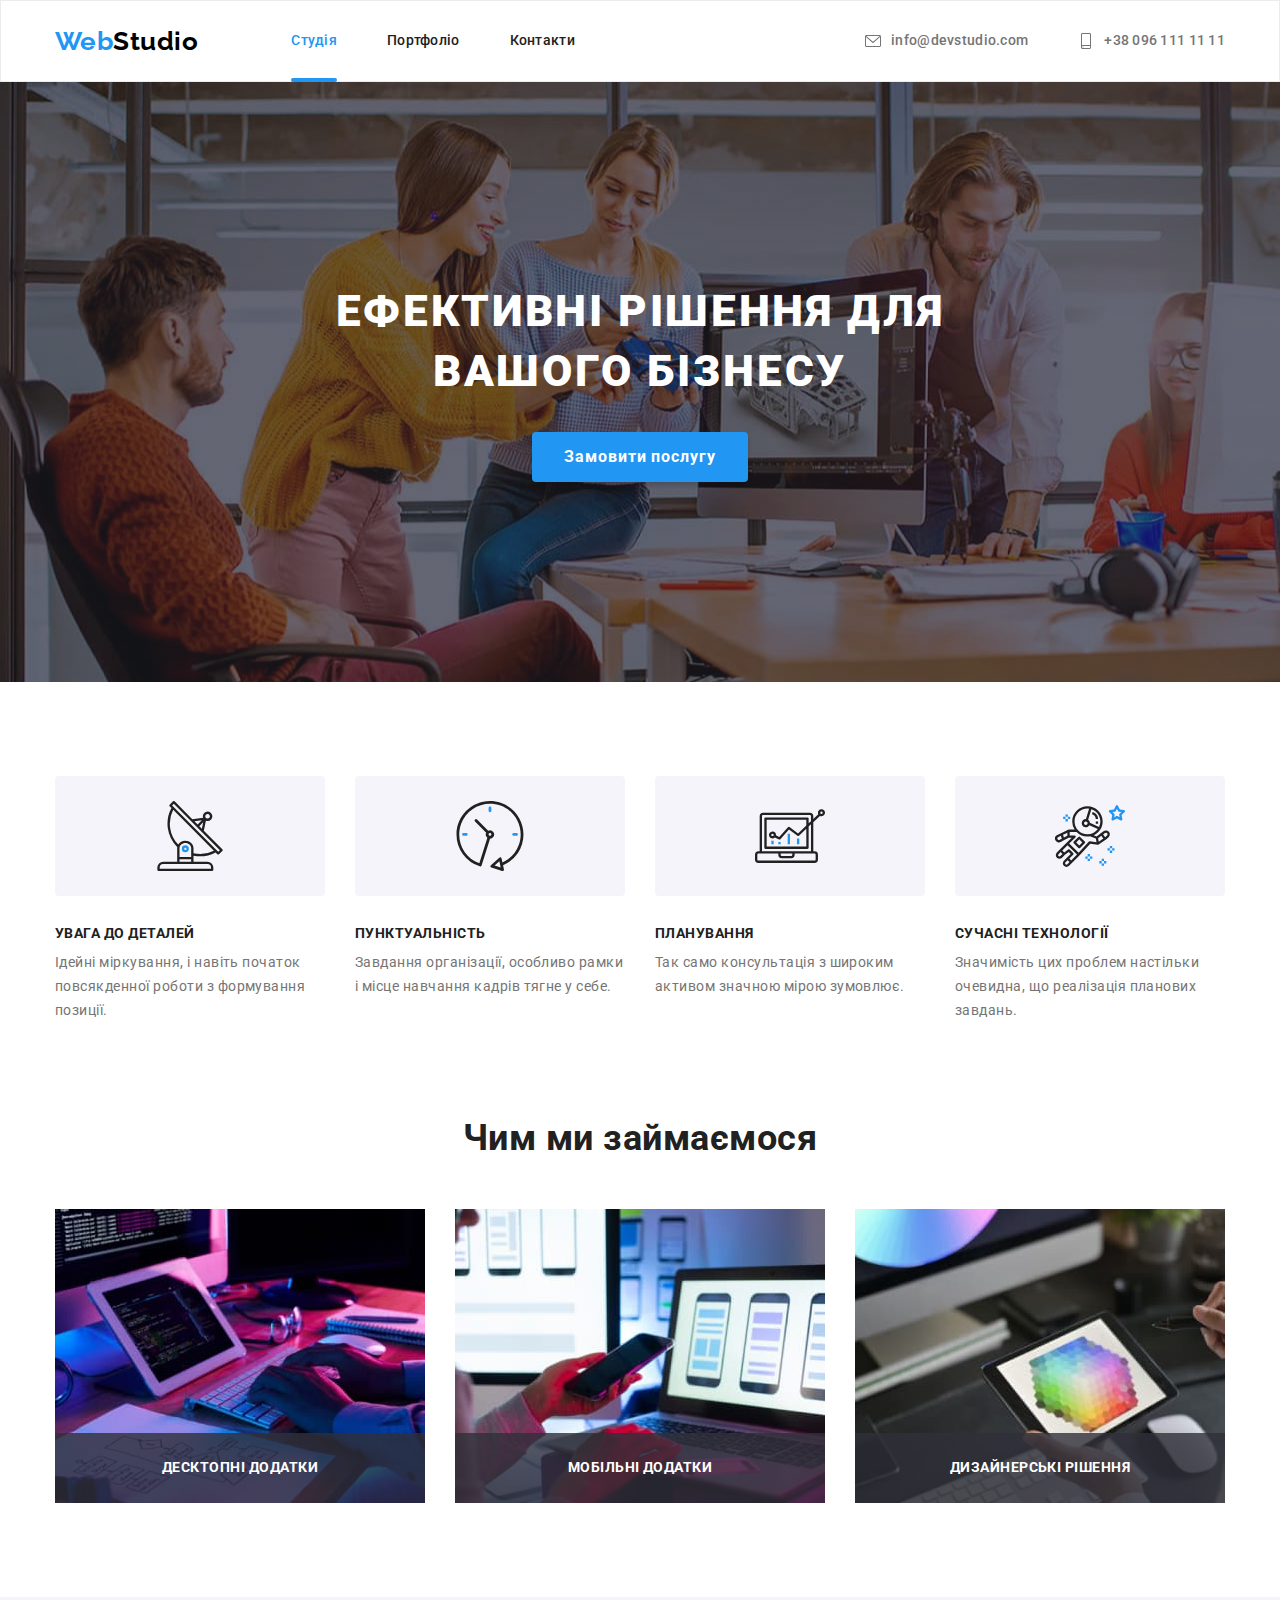
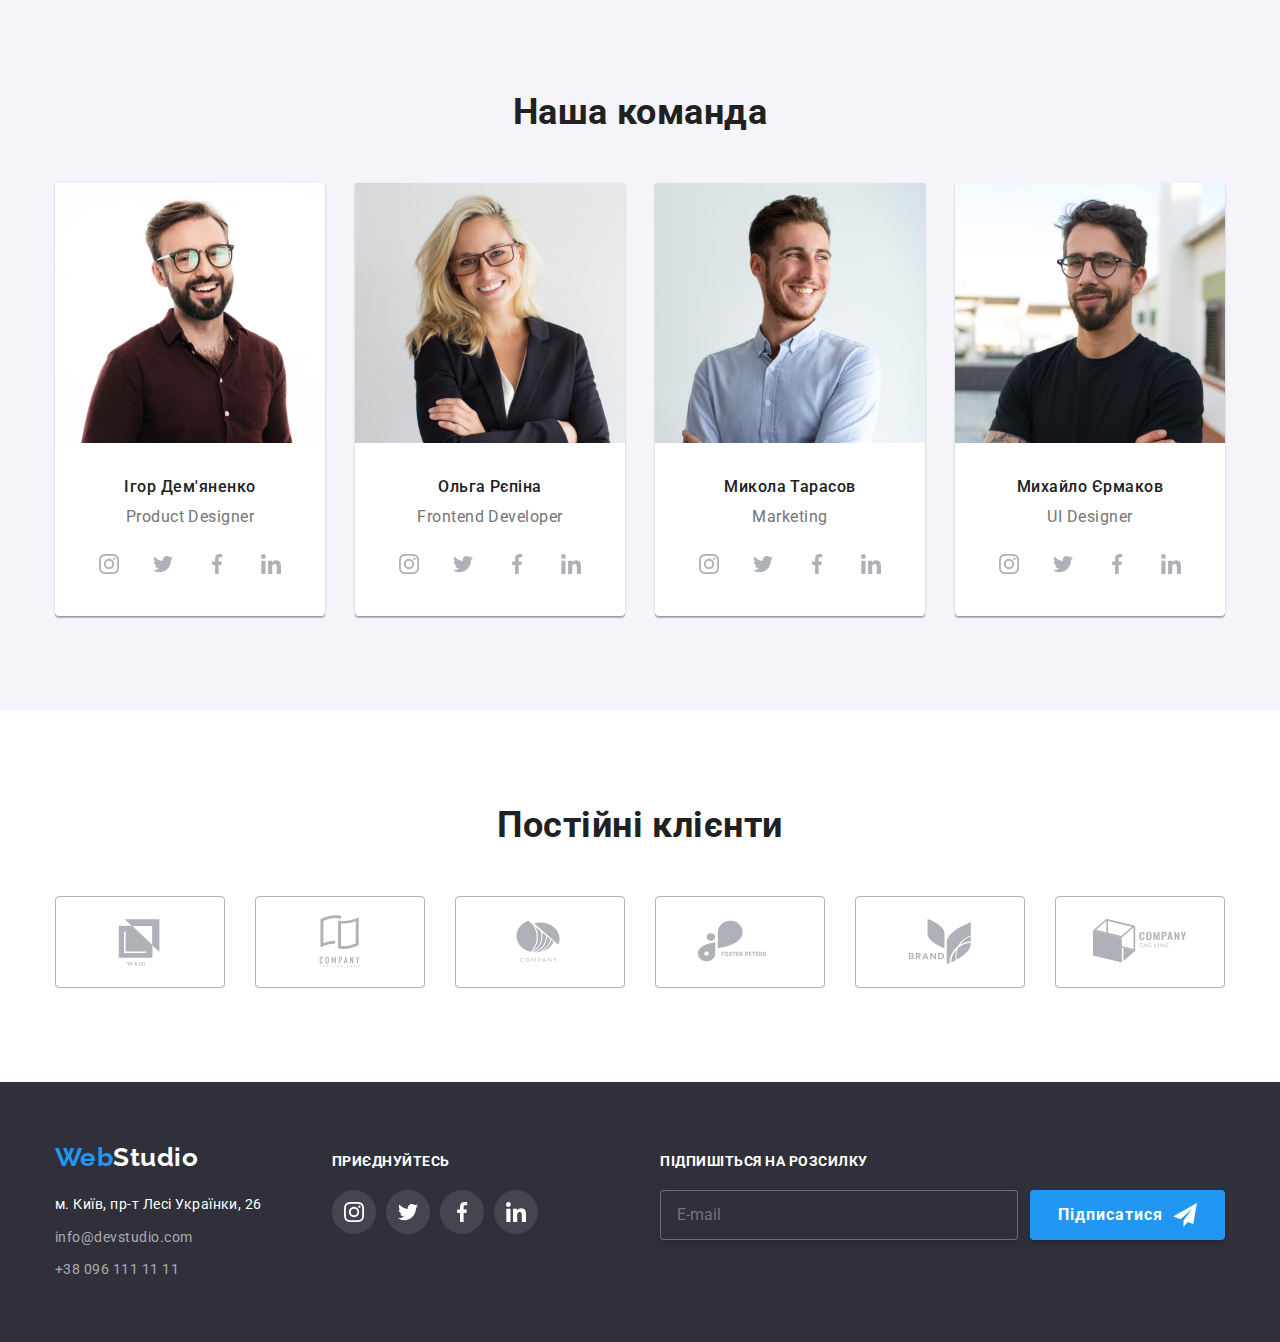
<file: index.html>
<!DOCTYPE html>
<html lang="uk">
  <head>
    <meta charset="UTF-8" />
    <meta http-equiv="X-UA-Compatible" content="IE=edge" />
    <meta name="viewport" content="width=device-width, initial-scale=1.0" />

    <title>Студія</title>

    <!-- Normalization -->
    <link
      rel="stylesheet"
      href="https://cdnjs.cloudflare.com/ajax/libs/modern-normalize/1.0.0/modern-normalize.min.css"
    />

    <!-- Styles -->
    <link rel="stylesheet" href="./css/styles.css" />

    <!-- Fonts -->
    <link rel="preconnect" href="https://fonts.googleapis.com" />
    <link rel="preconnect" href="https://fonts.gstatic.com" crossorigin />
    <link
      href="https://fonts.googleapis.com/css2?family=Raleway:wght@700&family=Roboto:wght@400;500;700;900&display=swap"
      rel="stylesheet"
    />
  </head>

  <body>
    <!-- Header -->
    <header class="header-section">
      <div class="container header-flex">
        <a href="./index.html" class="logo logo-header"><span>Web</span>Studio</a>

        <nav>
          <ul class="site-nav list">
            <li class="item">
              <a href="./index.html" class="link current">Студія</a>
            </li>

            <li class="item">
              <a href="./portfolio.html" class="link">Портфоліо</a>
            </li>

            <li class="item">
              <a href="#" class="link">Контакти</a>
            </li>
          </ul>
        </nav>

        <ul class="mail-tel-section list">
          <li class="item">
            <a href="mailto:info@devstudio.com" class="link mail-tel-item">
              <svg width="16" height="16" class="mail-svg">
                <use href="./images/symbol-defs.svg#icon-mail"></use>
              </svg>
              info@devstudio.com
            </a>
          </li>

          <li class="item">
            <a href="tel:380961111111" class="link mail-tel-item">
              <svg width="16" height="16" class="tel-svg">
                <use href="./images/symbol-defs.svg#icon-smartphone"></use>
              </svg>
              +38 096 111 11 11
            </a>
          </li>
        </ul>
      </div>
    </header>

    <main>
      <!--"Hero" section-->
      <section class="hero">
        <div class="container">
          <h1 class="hero-title">Ефективні рішення для вашого бізнесу</h1>

          <button type="button" class="main-button" data-modal-open>Замовити послугу</button>
        </div>
      </section>

      <!-- "Advantages" section -->
      <section class="section advantages-section">
        <div class="container">
          <!-- Hide the header using CSS -->
          <h2 class="section-title visually-hidden">Наші переваги</h2>

          <ul class="advantages-list list">
            <li class="item">
              <div class="advantage-icon-block">
                <svg width="70" height="70" class="advantage-icon">
                  <use href="./images/symbol-defs.svg#icon-antenna"></use>
                </svg>
              </div>
              <h3 class="advantages-li-title">УВАГА ДО ДЕТАЛЕЙ</h3>
              <p class="advantages-text">
                Ідейні міркування, і навіть початок повсякденної роботи з формування позиції.
              </p>
            </li>
            <li class="item">
              <div class="advantage-icon-block">
                <svg width="70" height="70" class="advantage-icon">
                  <use href="./images/symbol-defs.svg#icon-clock"></use>
                </svg>
              </div>
              <h3 class="advantages-li-title">ПУНКТУАЛЬНІСТЬ</h3>
              <p class="advantages-text">
                Завдання організації, особливо рамки і місце навчання кадрів тягне у себе.
              </p>
            </li>
            <li class="item">
              <div class="advantage-icon-block">
                <svg width="70" height="70" class="advantage-icon">
                  <use href="./images/symbol-defs.svg#icon-diagram"></use>
                </svg>
              </div>
              <h3 class="advantages-li-title">ПЛАНУВАННЯ</h3>
              <p class="advantages-text">
                Так само консультація з широким активом значною мірою зумовлює.
              </p>
            </li>
            <li class="item">
              <div class="advantage-icon-block">
                <svg width="70" height="70" class="advantage-icon">
                  <use href="./images/symbol-defs.svg#icon-astronaut"></use>
                </svg>
              </div>
              <h3 class="advantages-li-title">СУЧАСНІ ТЕХНОЛОГІЇ</h3>
              <p class="advantages-text">
                Значимість цих проблем настільки очевидна, що реалізація планових завдань.
              </p>
            </li>
          </ul>
        </div>
      </section>

      <!-- "What we are doing" section -->
      <section class="section">
        <div class="container">
          <h2 class="what-we-doing-title section-title">Чим ми займаємося</h2>
          <ul class="what-we-doing-list list">
            <li class="what-we-doing-item">
              <img
                src="./images/box1.jpg"
                alt="Людина користується комп'ютером сидячи за робочим столом"
                width="370"
                class="what-we-doing-image"
              />
              <p class="what-we-doing-label">Десктопні додатки</p>
            </li>
            <li class="what-we-doing-item">
              <img
                src="./images/box2.jpg"
                alt="Людина користується телефоном та ноутбуком сидячи за робочим столом"
                width="370"
                class="what-we-doing-image"
              />
              <p class="what-we-doing-label">Мобільні додатки</p>
            </li>
            <li class="what-we-doing-item">
              <img
                src="./images/box3.jpg"
                alt="Людина користується графічним планшетом та компьютером сидячи за робочим столом"
                width="370"
                class="what-we-doing-image"
              />
              <p class="what-we-doing-label">Дизайнерські рішення</p>
            </li>
          </ul>
        </div>
      </section>

      <!-- "Our team" section -->
      <section class="section our-team-section">
        <div class="container">
          <h2 class="our-team-title section-title">Наша команда</h2>

          <ul class="our-team-list list">
            <li class="item">
              <img
                src="./images/product-designer.jpg"
                alt="На фото Product Designer Ігор Дем'яненко"
                width="270"
                class="employee-img"
              />

              <p class="our-team-name">Ігор Дем'яненко</p>

              <p class="our-team-position">Product Designer</p>

              <ul class="list social-list">
                <li class="social-item">
                  <a href="#" class="social-item-link">
                    <svg width="20," height="20">
                      <use href="./images/symbol-defs.svg#icon-instagram"></use>
                    </svg>
                  </a>
                </li>
                <li class="social-item">
                  <a href="#" class="social-item-link">
                    <svg width="20," height="20">
                      <use href="./images/symbol-defs.svg#icon-twitter"></use>
                    </svg>
                  </a>
                </li>
                <li class="social-item">
                  <a href="#" class="social-item-link">
                    <svg width="20," height="20">
                      <use href="./images/symbol-defs.svg#icon-facebook"></use>
                    </svg>
                  </a>
                </li>
                <li class="social-item">
                  <a href="#" class="social-item-link">
                    <svg width="20," height="20">
                      <use href="./images/symbol-defs.svg#icon-linkedin"></use>
                    </svg>
                  </a>
                </li>
              </ul>
            </li>

            <li class="item">
              <img
                src="./images/frontend-developer.jpg"
                alt="На фото Frontend Developer Ольга Рєпіна"
                width="270"
                class="employee-img"
              />

              <p class="our-team-name">Ольга Рєпіна</p>

              <p class="our-team-position">Frontend Developer</p>

              <ul class="list social-list">
                <li class="social-item">
                  <a href="#" class="social-item-link">
                    <svg width="20," height="20">
                      <use href="./images/symbol-defs.svg#icon-instagram"></use>
                    </svg>
                  </a>
                </li>
                <li class="social-item">
                  <a href="#" class="social-item-link">
                    <svg width="20," height="20">
                      <use href="./images/symbol-defs.svg#icon-twitter"></use>
                    </svg>
                  </a>
                </li>
                <li class="social-item">
                  <a href="#" class="social-item-link">
                    <svg width="20," height="20">
                      <use href="./images/symbol-defs.svg#icon-facebook"></use>
                    </svg>
                  </a>
                </li>
                <li class="social-item">
                  <a href="#" class="social-item-link">
                    <svg width="20," height="20">
                      <use href="./images/symbol-defs.svg#icon-linkedin"></use>
                    </svg>
                  </a>
                </li>
              </ul>
            </li>

            <li class="item">
              <img
                src="./images/marketing.jpg"
                alt="На фото Marketing Specialist Микола Тарасов"
                width="270"
                class="employee-img"
              />

              <p class="our-team-name">Микола Тарасов</p>

              <p class="our-team-position">Marketing</p>

              <ul class="list social-list">
                <li class="social-item">
                  <a href="#" class="social-item-link">
                    <svg width="20," height="20">
                      <use href="./images/symbol-defs.svg#icon-instagram"></use>
                    </svg>
                  </a>
                </li>
                <li class="social-item">
                  <a href="#" class="social-item-link">
                    <svg width="20," height="20">
                      <use href="./images/symbol-defs.svg#icon-twitter"></use>
                    </svg>
                  </a>
                </li>
                <li class="social-item">
                  <a href="#" class="social-item-link">
                    <svg width="20," height="20">
                      <use href="./images/symbol-defs.svg#icon-facebook"></use>
                    </svg>
                  </a>
                </li>
                <li class="social-item">
                  <a href="#" class="social-item-link">
                    <svg width="20," height="20">
                      <use href="./images/symbol-defs.svg#icon-linkedin"></use>
                    </svg>
                  </a>
                </li>
              </ul>
            </li>

            <li class="item">
              <img
                src="./images/ui-designer.jpg"
                alt="На фото UI Designer Михайло Єрмаков"
                width="270"
                class="employee-img"
              />

              <p class="our-team-name">Михайло Єрмаков</p>

              <p class="our-team-position">UI Designer</p>

              <ul class="list social-list">
                <li class="social-item">
                  <a href="#" class="social-item-link">
                    <svg width="20," height="20">
                      <use href="./images/symbol-defs.svg#icon-instagram"></use>
                    </svg>
                  </a>
                </li>
                <li class="social-item">
                  <a href="#" class="social-item-link">
                    <svg width="20," height="20">
                      <use href="./images/symbol-defs.svg#icon-twitter"></use>
                    </svg>
                  </a>
                </li>
                <li class="social-item">
                  <a href="#" class="social-item-link">
                    <svg width="20," height="20">
                      <use href="./images/symbol-defs.svg#icon-facebook"></use>
                    </svg>
                  </a>
                </li>
                <li class="social-item">
                  <a href="#" class="social-item-link">
                    <svg width="20," height="20">
                      <use href="./images/symbol-defs.svg#icon-linkedin"></use>
                    </svg>
                  </a>
                </li>
              </ul>
            </li>
          </ul>
        </div>
      </section>
    </main>

    <!-- "Regular clients" section -->
    <section class="section">
      <div class="container">
        <h2 class="section-title">Постійні клієнти</h2>

        <ul class="list regular-clients-list">
          <li class="regular-clients-item">
            <a href="#" class="regular-clients-link"
              ><svg width="106" height="60">
                <use href="./images/symbol-defs.svg#icon-logo1"></use></svg
            ></a>
          </li>

          <li class="regular-clients-item">
            <a href="#" class="regular-clients-link">
              <svg width="106" height="60">
                <use href="./images/symbol-defs.svg#icon-logo2"></use></svg
            ></a>
          </li>

          <li class="regular-clients-item">
            <a href="#" class="regular-clients-link"
              ><svg width="106" height="60">
                <use href="./images/symbol-defs.svg#icon-logo3"></use></svg
            ></a>
          </li>

          <li class="regular-clients-item">
            <a href="#" class="regular-clients-link"
              ><svg width="106" height="60">
                <use href="./images/symbol-defs.svg#icon-logo4"></use></svg
            ></a>
          </li>

          <li class="regular-clients-item">
            <a href="#" class="regular-clients-link"
              ><svg width="106" height="60">
                <use href="./images/symbol-defs.svg#icon-logo5"></use></svg
            ></a>
          </li>

          <li class="regular-clients-item">
            <a href="#" class="regular-clients-link"
              ><svg width="106" height="60">
                <use href="./images/symbol-defs.svg#icon-logo6"></use></svg
            ></a>
          </li>
        </ul>
      </div>
    </section>

    <!-- Footer -->
    <footer class="footer-section">
      <div class="container">
        <div class="footer-flex-general">
          <div class="footer-flex">
            <div class="footer-contact-us">
              <a href="./index.html" class="logo logo-footer"><span>Web</span>Studio</a>

              <address class="footer-address">м. Київ, пр-т Лесі Українки, 26</address>

              <ul class="footer-contact-info list">
                <li>
                  <a href="mailto:info@devstudio.com" class="mail link">info@devstudio.com</a>
                </li>
                <li><a href="tel:380961111111" class="link">+38 096 111 11 11</a></li>
              </ul>
            </div>

            <div class="footer-join-us">
              <p class="footer-header">приєднуйтесь</p>

              <ul class="list footer-social-list">
                <li class="footer-social-item">
                  <a href="#" class="footer-social-link">
                    <svg width="20," height="20">
                      <use href="./images/symbol-defs.svg#icon-instagram"></use>
                    </svg>
                  </a>
                </li>
                <li class="social-item">
                  <a href="#" class="footer-social-link">
                    <svg width="20," height="20">
                      <use href="./images/symbol-defs.svg#icon-twitter"></use>
                    </svg>
                  </a>
                </li>
                <li class="social-item">
                  <a href="#" class="footer-social-link">
                    <svg width="20," height="20">
                      <use href="./images/symbol-defs.svg#icon-facebook"></use>
                    </svg>
                  </a>
                </li>
                <li class="social-item">
                  <a href="#" class="footer-social-link">
                    <svg width="20," height="20">
                      <use href="./images/symbol-defs.svg#icon-linkedin"></use>
                    </svg>
                  </a>
                </li>
              </ul>
            </div>
          </div>

          <div class="footer-subscribe-mailing">
            <p class="footer-header">Підпишіться на розсилку</p>

            <form>
              <label class="visually-hidden" for="footer-email-label">E-mail</label>

              <div class="footer-input-button">
                <input
                  class="footer-email-input"
                  id="footer-email-label"
                  type="email"
                  name="footer-email"
                  placeholder="E-mail"
                />

                <button class="main-button footer-button" type="submit">
                  <span class="footer-button-text">Підписатися</span>
                  <svg width="24" height="24" class="mail-svg">
                    <use href="./images/symbol-defs.svg#icon-send"></use>
                  </svg>
                </button>
              </div>
            </form>
          </div>
        </div>
      </div>
    </footer>

    <!-- Modal window -->
    <div class="backdrop is-hidden" data-modal>
      <div class="modal">
        <button class="modal-close-button" type="button" data-modal-close>
          <svg width="19" height="19">
            <use href="./images/symbol-defs.svg#icon-close-v2"></use>
          </svg>
        </button>

        <h2 class="modal-header">Залиште свої дані, ми вам передзвонимо</h2>

        <form class="modal-form">
          <label for="modal-name" class="modal-form-label">Ім'я</label>
          <div class="form-field">
            <input id="modal-name" type="text" name="modal-name" class="modal-form-input" />

            <span class="modal-input-icon">
              <svg width="18" height="18">
                <use href="./images/symbol-defs.svg#icon-person"></use>
              </svg>
            </span>
          </div>

          <label for="modal-phone" class="modal-form-label">Телефон</label>
          <div class="form-field">
            <input id="modal-phone" type="text" name="modal-phone" class="modal-form-input" />

            <span class="modal-input-icon">
              <svg width="18" height="18">
                <use href="./images/symbol-defs.svg#icon-phone"></use>
              </svg>
            </span>
          </div>

          <label for="modal-email" class="modal-form-label">Пошта</label>
          <div class="form-field">
            <input id="modal-email" type="text" name="modal-email" class="modal-form-input" />

            <span class="modal-input-icon">
              <svg width="18" height="18">
                <use href="./images/symbol-defs.svg#icon-email"></use>
              </svg>
            </span>
          </div>

          <label for="modal-comment" class="modal-form-label">Коментар</label>
          <textarea
            name="modal-comment"
            id="modal-comment"
            placeholder="Введіть текст"
            class="modal-textarea"
          ></textarea>

          <div class="modal-checkbox">
            <label for="modal-checkbox" class="modal-checkbox-label">
              <input class="checkbox" id="modal-checkbox" type="checkbox" />

              <svg class="modal-custom-checkbox" width="16" height="15">
                <use href="./images/symbol-defs.svg#icon-check"></use>
              </svg>
              <div>
                Погоджуюся з розсилкою та приймаю
                <a href="#" class="modal-checkbox-link">Умови договору</a>
              </div>
            </label>
          </div>

          <button type="submit" class="modal-submit-button">Відправити</button>
        </form>
      </div>
    </div>

    <script src="./js/modal.js"></script>
  </body>
</html>
</file>
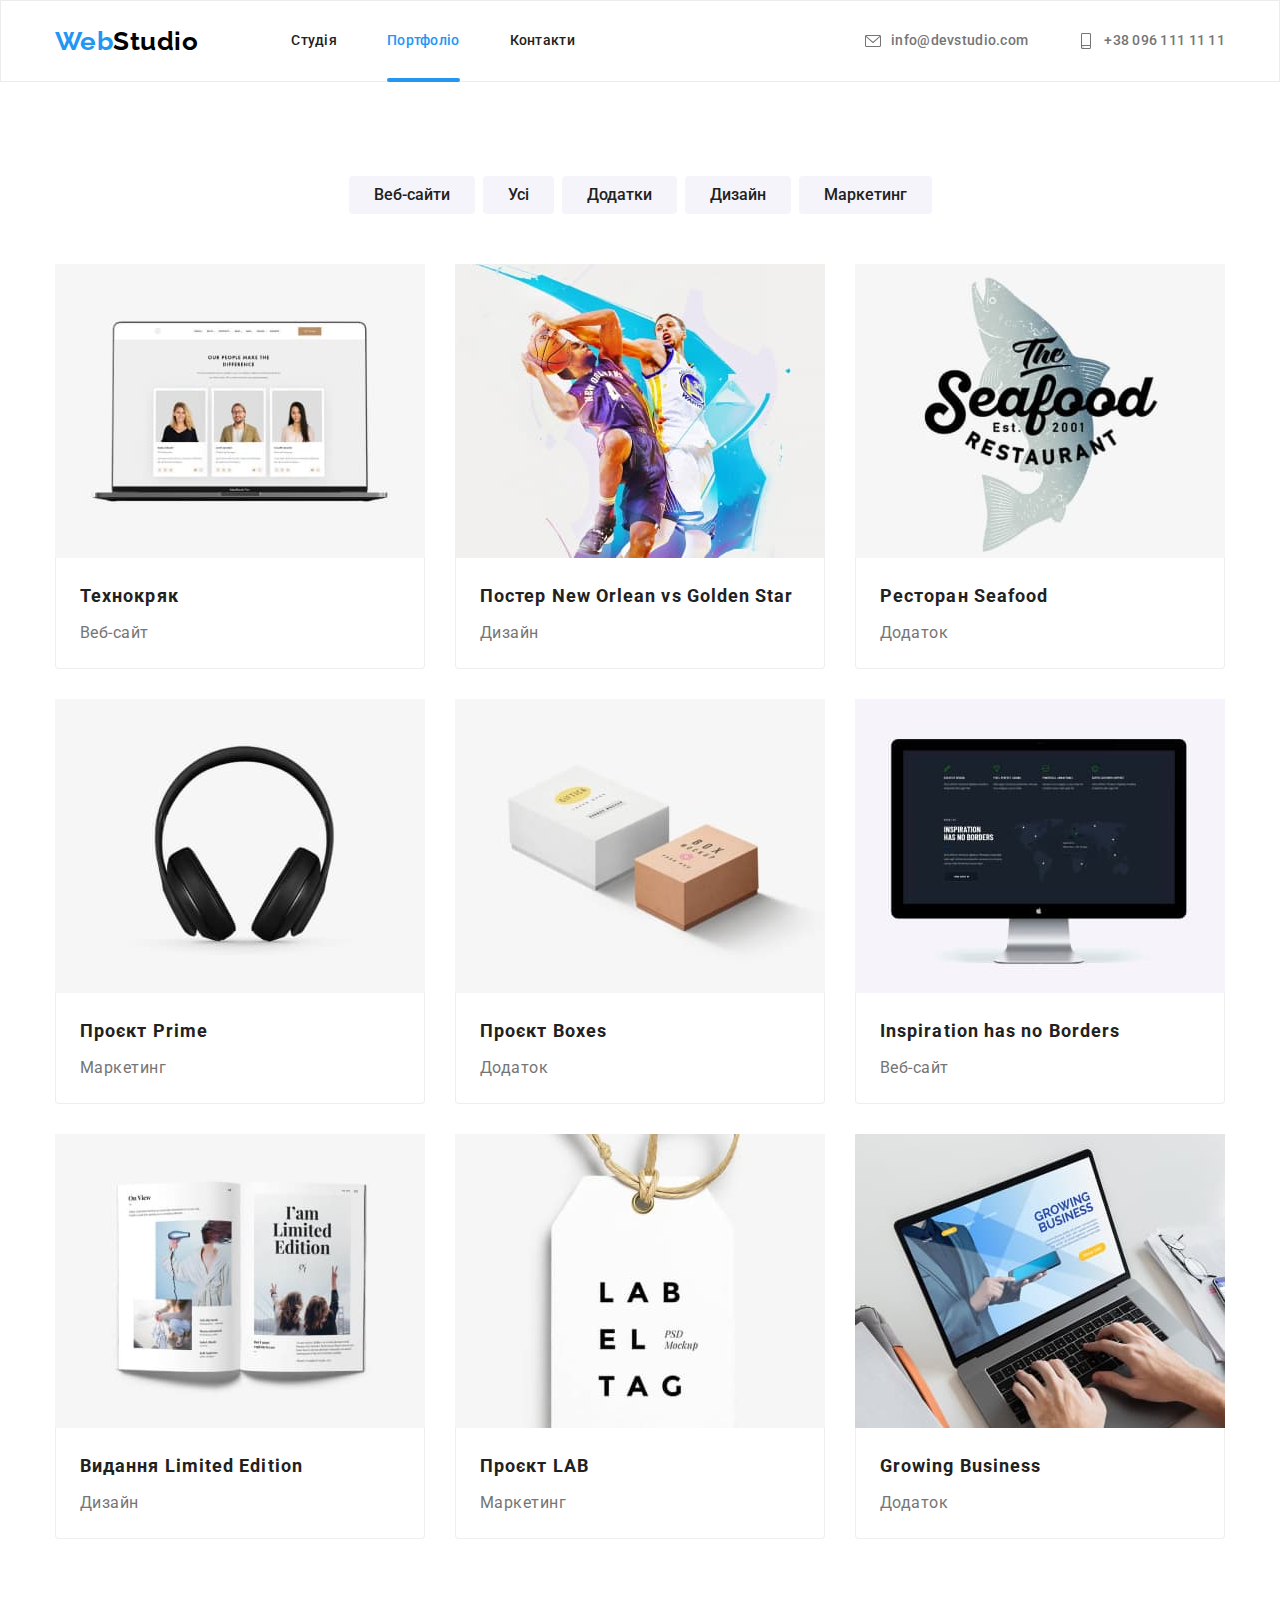
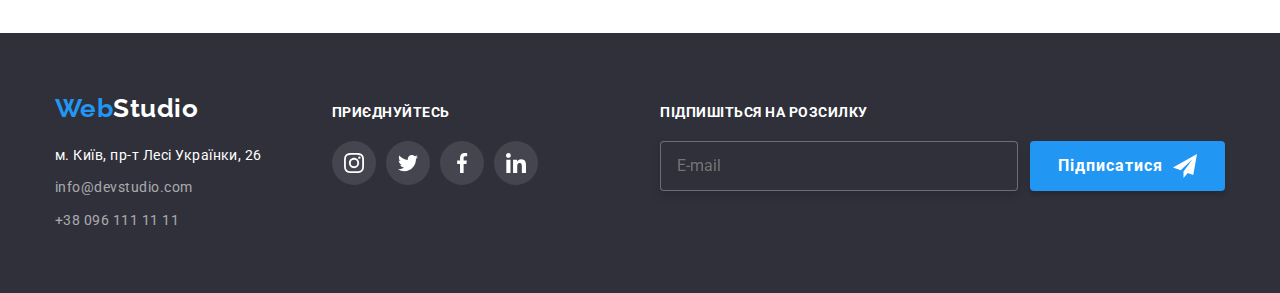
<file: portfolio.html>
<!DOCTYPE html>
<html lang="en">
  <head>
    <meta charset="UTF-8" />
    <meta http-equiv="X-UA-Compatible" content="IE=edge" />
    <meta name="viewport" content="width=device-width, initial-scale=1.0" />

    <title>Портфоліо</title>

    <!-- Normalization -->
    <link
      rel="stylesheet"
      href="https://cdnjs.cloudflare.com/ajax/libs/modern-normalize/1.0.0/modern-normalize.min.css"
    />

    <!-- Styles -->
    <link rel="stylesheet" href="./css/styles.css" />

    <!-- Fonts -->
    <link rel="preconnect" href="https://fonts.googleapis.com" />
    <link rel="preconnect" href="https://fonts.gstatic.com" crossorigin />
    <link
      href="https://fonts.googleapis.com/css2?family=Raleway:wght@700&family=Roboto:wght@400;500;700;900&display=swap"
      rel="stylesheet"
    />
  </head>

  <body>
    <header class="header-section">
      <div class="container header-flex">
        <a href="./index.html" class="logo logo-header"><span>Web</span>Studio</a>

        <nav>
          <ul class="site-nav list">
            <li class="item">
              <a href="./index.html" class="link">Студія</a>
            </li>

            <li class="item">
              <a href="./portfolio.html" class="link current">Портфоліо</a>
            </li>

            <li class="item">
              <a href="#" class="link">Контакти</a>
            </li>
          </ul>
        </nav>

        <ul class="mail-tel-section list">
          <li class="item">
            <a href="mailto:info@devstudio.com" class="link mail-tel-item">
              <svg width="16" height="16" class="mail-svg">
                <use href="./images/symbol-defs.svg#icon-mail"></use></svg
              >info@devstudio.com</a
            >
          </li>

          <li class="item">
            <a href="tel:380961111111" class="link mail-tel-item"
              ><svg width="16" height="16" class="tel-svg">
                <use href="./images/symbol-defs.svg#icon-smartphone"></use></svg
              >+38 096 111 11 11</a
            >
          </li>
        </ul>
      </div>
    </header>

    <main>
      <!-- "Completed projects" section -->
      <section class="section">
        <div class="container">
          <h1 class="section-title visually-hidden">Виконані проєкти</h1>

          <ul class="filter list">
            <li><button type="button" class="filer-button">Веб-сайти</button></li>
            <li><button type="button" class="filer-button">Усі</button></li>
            <li><button type="button" class="filer-button">Додатки</button></li>
            <li><button type="button" class="filer-button">Дизайн</button></li>
            <li><button type="button" class="filer-button">Маркетинг</button></li>
          </ul>

          <ul class="projects-list list">
            <li class="item">
              <div class="projects-img-div">
                <img
                  src="./images/img1-portfolio.jpg"
                  alt="Ноутбук з відчиненою веб-сторінкою"
                  width="370"
                  class="completed-projects-img"
                />
                <div class="project-description-overlay">
                  <p class="project-description-text">
                    Ресурс пропонує комплексні пропозиції з різним рівнем функціоналу та сервісів.
                    Все це дозволить відвідувачу отримати вичерпні відомості про компанію чи
                    приватну особу.
                  </p>
                </div>
              </div>
              <div class="projects-card-border">
                <h2 class="completed-projects-title">Технокряк</h2>
                <p class="completed-projects-text">Веб-сайт</p>
              </div>
            </li>

            <li class="item">
              <div class="projects-img-div">
                <img
                  src="./images/img2-portfolio.jpg"
                  alt="Два баскетболісти грають у баскетбол"
                  width="370"
                  class="completed-projects-img"
                />
                <div class="project-description-overlay">
                  <p class="project-description-text">
                    Ресурс пропонує комплексні пропозиції з різним рівнем функціоналу та сервісів.
                    Все це дозволить відвідувачу отримати вичерпні відомості про компанію чи
                    приватну особу.
                  </p>
                </div>
              </div>
              <div class="projects-card-border">
                <h2 class="completed-projects-title">Постер New Orlean vs Golden Star</h2>
                <p class="completed-projects-text">Дизайн</p>
              </div>
            </li>

            <li class="item">
              <div class="projects-img-div">
                <img
                  src="./images/img3-portfolio.jpg"
                  alt="Логотип ресторану Seafood"
                  width="370"
                  class="completed-projects-img"
                />
                <div class="project-description-overlay">
                  <p class="project-description-text">
                    Ресурс пропонує комплексні пропозиції з різним рівнем функціоналу та сервісів.
                    Все це дозволить відвідувачу отримати вичерпні відомості про компанію чи
                    приватну особу.
                  </p>
                </div>
              </div>
              <div class="projects-card-border">
                <h2 class="completed-projects-title">Ресторан Seafood</h2>
                <p class="completed-projects-text">Додаток</p>
              </div>
            </li>

            <li class="item">
              <div class="projects-img-div">
                <img
                  src="./images/img4-portfolio.jpg"
                  alt="Комп'ютерні навушники"
                  width="370"
                  class="completed-projects-img"
                />
                <div class="project-description-overlay">
                  <p class="project-description-text">
                    Ресурс пропонує комплексні пропозиції з різним рівнем функціоналу та сервісів.
                    Все це дозволить відвідувачу отримати вичерпні відомості про компанію чи
                    приватну особу.
                  </p>
                </div>
              </div>
              <div class="projects-card-border">
                <h2 class="completed-projects-title">Проєкт Prime</h2>
                <p class="completed-projects-text">Маркетинг</p>
              </div>
            </li>

            <li class="item">
              <div class="projects-img-div">
                <img
                  src="./images/img5-portfolio.jpg"
                  alt="Дві коробки: біла та червона"
                  width="370"
                  class="completed-projects-img"
                />
                <div class="project-description-overlay">
                  <p class="project-description-text">
                    Ресурс пропонує комплексні пропозиції з різним рівнем функціоналу та сервісів.
                    Все це дозволить відвідувачу отримати вичерпні відомості про компанію чи
                    приватну особу.
                  </p>
                </div>
              </div>
              <div class="projects-card-border">
                <h2 class="completed-projects-title">Проєкт Boxes</h2>
                <p class="completed-projects-text">Додаток</p>
              </div>
            </li>

            <li class="item">
              <div class="projects-img-div">
                <img
                  src="./images/img6-portfolio.jpg"
                  alt="iMac з відчиненою веб-сторінкою"
                  width="370"
                  class="completed-projects-img"
                />
                <div class="project-description-overlay">
                  <p class="project-description-text">
                    Ресурс пропонує комплексні пропозиції з різним рівнем функціоналу та сервісів.
                    Все це дозволить відвідувачу отримати вичерпні відомості про компанію чи
                    приватну особу.
                  </p>
                </div>
              </div>
              <div class="projects-card-border">
                <h2 class="completed-projects-title">Inspiration has no Borders</h2>
                <p class="completed-projects-text">Веб-сайт</p>
              </div>
            </li>

            <li class="item">
              <div class="projects-img-div">
                <img
                  src="./images/img7-portfolio.jpg"
                  alt="Розворот журналу"
                  width="370"
                  class="completed-projects-img"
                />
                <div class="project-description-overlay">
                  <p class="project-description-text">
                    Ресурс пропонує комплексні пропозиції з різним рівнем функціоналу та сервісів.
                    Все це дозволить відвідувачу отримати вичерпні відомості про компанію чи
                    приватну особу.
                  </p>
                </div>
              </div>
              <div class="projects-card-border">
                <h2 class="completed-projects-title">Видання Limited Edition</h2>
                <p class="completed-projects-text">Дизайн</p>
              </div>
            </li>

            <li class="item">
              <div class="projects-img-div">
                <img
                  src="./images/img8-portfolio.jpg"
                  alt="Етикетка з логотипом компанії"
                  width="370"
                  class="completed-projects-img"
                />
                <div class="project-description-overlay">
                  <p class="project-description-text">
                    Ресурс пропонує комплексні пропозиції з різним рівнем функціоналу та сервісів.
                    Все це дозволить відвідувачу отримати вичерпні відомості про компанію чи
                    приватну особу.
                  </p>
                </div>
              </div>
              <div class="projects-card-border">
                <h2 class="completed-projects-title">Проєкт LAB</h2>
                <p class="completed-projects-text">Маркетинг</p>
              </div>
            </li>

            <li class="item">
              <div class="projects-img-div">
                <img
                  src="./images/img9-portfolio.jpg"
                  alt="Людина працює за ноутбуком"
                  width="370"
                  class="completed-projects-img"
                />
                <div class="project-description-overlay">
                  <p class="project-description-text">
                    Ресурс пропонує комплексні пропозиції з різним рівнем функціоналу та сервісів.
                    Все це дозволить відвідувачу отримати вичерпні відомості про компанію чи
                    приватну особу.
                  </p>
                </div>
              </div>
              <div class="projects-card-border">
                <h2 class="completed-projects-title">Growing Business</h2>
                <p class="completed-projects-text">Додаток</p>
              </div>
            </li>
          </ul>
        </div>
      </section>
    </main>

    <footer class="footer-section">
      <div class="container">
        <div class="footer-flex-general">
          <div class="footer-flex">
            <div class="footer-contact-us">
              <a href="./index.html" class="logo logo-footer"><span>Web</span>Studio</a>

              <address class="footer-address">м. Київ, пр-т Лесі Українки, 26</address>

              <ul class="footer-contact-info list">
                <li>
                  <a href="mailto:info@devstudio.com" class="mail link">info@devstudio.com</a>
                </li>
                <li><a href="tel:380961111111" class="link">+38 096 111 11 11</a></li>
              </ul>
            </div>

            <div class="footer-join-us">
              <p class="footer-header">приєднуйтесь</p>

              <ul class="list footer-social-list">
                <li class="footer-social-item">
                  <a href="#" class="footer-social-link">
                    <svg width="20," height="20">
                      <use href="./images/symbol-defs.svg#icon-instagram"></use>
                    </svg>
                  </a>
                </li>
                <li class="social-item">
                  <a href="#" class="footer-social-link">
                    <svg width="20," height="20">
                      <use href="./images/symbol-defs.svg#icon-twitter"></use>
                    </svg>
                  </a>
                </li>
                <li class="social-item">
                  <a href="#" class="footer-social-link">
                    <svg width="20," height="20">
                      <use href="./images/symbol-defs.svg#icon-facebook"></use>
                    </svg>
                  </a>
                </li>
                <li class="social-item">
                  <a href="#" class="footer-social-link">
                    <svg width="20," height="20">
                      <use href="./images/symbol-defs.svg#icon-linkedin"></use>
                    </svg>
                  </a>
                </li>
              </ul>
            </div>
          </div>

          <div class="footer-subscribe-mailing">
            <p class="footer-header">Підпишіться на розсилку</p>

            <form>
              <label class="visually-hidden" for="footer-email-label">E-mail</label>

              <div class="footer-input-button">
                <input
                  class="footer-email-input"
                  id="footer-email-label"
                  type="email"
                  name="email"
                  placeholder="E-mail"
                />

                <button class="main-button footer-button" type="submit">
                  <span class="footer-button-text">Підписатися</span>
                  <svg width="24" height="24" class="mail-svg">
                    <use href="./images/symbol-defs.svg#icon-send"></use>
                  </svg>
                </button>
              </div>
            </form>
          </div>
        </div>
      </div>
    </footer>
  </body>
</html>
</file>
<file: css/styles.css>
/* ---------------------- General styles ----------------------*/
:root {
  --primaty-text-color: #212121;
  --secondary-text-color: #757575;
  --accent-color: #2196f3;
  --primary-white-color: #ffffff;
  --primary-black-color: #000000;
  --projects-border-color: #eeeeee;
  --header-border-color: #ececec;

  --hero-background-color: #2f303a;
  --button-color: #f5f4fa;
  --icon-color: #afb1b8;

  --button-shadow-color: rgba(0, 0, 0, 0.15);

  --footer-placeholder: rgba(255, 255, 255, 0.6);
  --footer-input-border: rgba(255, 255, 255, 0.3);

  --modal-input-border: rgba(33, 33, 33, 0.2);
  --modal-placeholder: rgba(117, 117, 117, 0.5);
}

body {
  background-color: var(--primary-white-color);
  color: var(--primaty-text-color);

  font-family: Roboto, sans-serif;
  letter-spacing: 0.03em;

  /* overflow: hidden; */
}

h1,
h2,
h3,
h4,
h5,
h6,
p,
ul {
  padding: 0;
  margin: 0;
}

.logo {
  font-family: 'Raleway';
  font-weight: 700;
  font-size: 26px;
  line-height: 1.19;
  text-decoration: none;
}

.list {
  list-style-type: none;
}

.link {
  text-decoration: none;
}

.main-button {
  border: 0;
  cursor: pointer;

  display: block;
  margin: 0 auto;
  padding: 10px 32px;
  border-radius: 4px;

  color: var(--primary-white-color);
  box-shadow: 0px 4px 4px var(--button-shadow-color);
  background-color: var(--accent-color);
  font-family: 'Roboto';
  font-weight: 700;
  font-size: 16px;
  line-height: 1.87;
  letter-spacing: 0.06em;

  transition-property: color, background-color;
  transition-duration: 250ms;
  transition-timing-function: cubic-bezier(0.4, 0, 0.2, 1);
}

.main-button:hover,
.main-button:focus {
  color: var(--primaty-text-color);
  background-color: var(--button-color);
}

.visually-hidden {
  position: absolute;
  white-space: nowrap;
  width: 1px;
  height: 1px;
  overflow: hidden;
  border: 0;
  padding: 0;
  clip: rect(0 0 0 0);
  clip-path: inset(50%);
  margin: -1px;
}

.section-title {
  margin-bottom: 50px;
  text-align: center;

  font-weight: 700;
  font-size: 36px;
  line-height: 1.17;
}

.section {
  padding-top: 94px;
  padding-bottom: 94px;
}

.container {
  width: 100%;
  max-width: 1200px;
  padding-left: 15px;
  padding-right: 15px;
  margin-left: auto;
  margin-right: auto;
}

/* ---------------------- Header ----------------------*/
.header-section {
  border: 1px solid var(--header-border-color);
}

.header-flex {
  display: flex;
  /* justify-content: space-between; */
  align-items: center;
}

.logo-header {
  margin-right: 93px;

  color: var(--primary-black-color);
}

.logo-header > span {
  color: var(--accent-color);
}

.site-nav {
  display: flex;
}

.site-nav .item {
  margin-right: 50px;
}

.site-nav .item:last-child {
  margin-right: 0;
}

.site-nav .link {
  display: block;
  padding-top: 32px;
  padding-bottom: 32px;

  color: var(--primaty-text-color);
  font-weight: 500;
  font-size: 14px;
  line-height: 1.14;
  letter-spacing: 0.02em;

  transition-property: color;
  transition-duration: 250ms;
  transition-timing-function: cubic-bezier(0.4, 0, 0.2, 1);
}

.link.current {
  position: relative;
  color: var(--accent-color);
  padding-bottom: 31px;
}

.link.current::after {
  position: absolute;
  bottom: -2px;
  left: 0;

  content: '';
  height: 4px;
  width: 100%;
  background: var(--accent-color);
  border-radius: 2px;
}

.site-nav .link:hover,
.site-nav .link:focus {
  color: var(--accent-color);
}

.mail-tel-section {
  display: flex;
  margin-left: auto;
}

.mail-tel-section .item + .item {
  margin-left: 50px;
}

.mail-tel-section .link {
  color: var(--secondary-text-color);
  font-weight: 500;
  font-size: 14px;
  line-height: 1.14;
  letter-spacing: 0.02em;

  transition-property: color;
  transition-duration: 250ms;
  transition-timing-function: cubic-bezier(0.4, 0, 0.2, 1);
}

.mail-tel-section .link:hover,
.mail-tel-section .link:focus {
  color: var(--accent-color);
}

.mail-tel-item {
  display: flex;
  align-items: center;
  gap: 10px;
  fill: var(--secondary-text-color);

  transition-property: fill;
  transition-duration: 250ms;
  transition-timing-function: cubic-bezier(0.4, 0, 0.2, 1);
}

.mail-tel-item:hover,
.mail-tel-item:focus {
  fill: var(--accent-color);
}
/* ---------------------- Hero section ---------------------- */

.hero {
  padding-top: 200px;
  padding-bottom: 200px;
  margin: 0 auto;
  max-width: 1600px;
  background-image: linear-gradient(to right, rgba(47, 48, 58, 0.4), rgba(47, 48, 58, 0.4)),
    url('../images/hero-overlay.jpg');
  background-color: var(--hero-background-color);
}

.hero-title {
  margin: 0 auto;
  margin-bottom: 30px;
  text-align: center;

  max-width: 696px;
  font-weight: 900;
  font-size: 44px;
  line-height: 1.36;
  letter-spacing: 0.06em;
  text-transform: uppercase;

  color: var(--primary-white-color);
}

/* ---------------------- Advantages section ---------------------- */
.advantages-section {
  padding-bottom: 0;
}

.advantage-icon-block {
  width: 270px;
  height: 120px;
  background-color: var(--button-color);
  border-radius: 4px;
  margin-bottom: 30px;
}

.advantage-icon {
  margin: 25px 100px;
}

.advantages-li-title {
  margin-bottom: 10px;

  font-weight: 700;
  font-size: 14px;
  line-height: 1.14;
  text-transform: uppercase;
}

.advantages-text {
  font-size: 14px;
  line-height: 1.7;

  color: var(--secondary-text-color);
}

.advantages-list {
  display: flex;
}

.advantages-list .item {
  max-width: calc((100% - 90px) / 4);
  margin-right: 30px;
}

.advantages-list .item:last-child {
  margin-right: 0;
}

/* ---------------------- What we are doing section ---------------------- */

.what-we-doing-list {
  display: flex;
  gap: 30px;
}

.what-we-doing-image {
  display: block;
}

.what-we-doing-item {
  position: relative;
}

.what-we-doing-label {
  position: absolute;
  padding: 27px 0;
  bottom: 0;

  width: 100%;
  font-weight: 700;
  font-size: 14px;
  line-height: 1.14;
  text-align: center;
  text-transform: uppercase;

  color: var(--primary-white-color);
  background-color: rgba(47, 48, 58, 0.8);
}

/* ---------------------- Our team section ---------------------- */

.our-team-section {
  background-color: var(--button-color);
}

.our-team-section li {
  background-color: var(--primary-white-color);
}

.our-team-list {
  display: flex;
  gap: 30px;
}

.our-team-list .item {
  box-shadow: 0px 1px 3px rgba(0, 0, 0, 0.12), 0px 1px 1px rgba(0, 0, 0, 0.14),
    0px 2px 1px rgba(0, 0, 0, 0.2);
  border-radius: 0px 0px 4px 4px;
}

.employee-img {
  margin-bottom: 30px;
}

.our-team-name {
  margin-bottom: 10px;
  text-align: center;

  font-weight: 500;
  font-size: 16px;
  line-height: 1.19;
}

.our-team-position {
  margin-bottom: 16px;
  text-align: center;

  font-size: 16px;
  line-height: 1.19;

  color: var(--secondary-text-color);
}

.social-list {
  display: flex;
  padding-bottom: 30px;
  gap: 10px;
  justify-content: center;
}

.social-item-link {
  display: flex;
  align-items: center;

  width: 44px;
  height: 44px;
  border-radius: 50%;
  fill: var(--icon-color);

  cursor: pointer;

  transition-property: fill, background-color;
  transition-duration: 250ms;
  transition-timing-function: cubic-bezier(0.4, 0, 0.2, 1);
}

.social-item-link:hover,
.social-item-link:focus {
  fill: var(--primary-white-color);
  background-color: var(--accent-color);
}

/* ---------------------- Regular clients section ---------------------- */

.regular-clients-list {
  display: flex;
  justify-content: center;
  gap: 30px;
}

.regular-clients-item {
  display: flex;
  justify-content: center;
  align-items: center;

  width: 170px;
  height: 92px;
  cursor: pointer;
}

.regular-clients-link {
  display: flex;
  align-items: center;
  justify-content: center;

  width: 100%;
  height: 100%;
  border: 1px solid var(--icon-color);
  border-radius: 4px;
  fill: var(--icon-color);

  transition-property: fill, border;
  transition-duration: 250ms;
  transition-timing-function: cubic-bezier(0.4, 0, 0.2, 1);
}

.regular-clients-link:hover,
.regular-clients-link:focus {
  fill: var(--accent-color);
  border: 1px solid var(--accent-color);
}

/* ---------------------- !!! portfolio.html !!! ---------------------- */

/* ---------------------- Completed projects section ---------------------- */

.filter {
  display: flex;
  gap: 8px;
  justify-content: center;
  margin-bottom: 50px;
}

.filer-button {
  padding: 6px 25px;
  border: none;
  border-radius: 4px;

  font-family: Roboto;
  font-weight: 500;
  font-size: 16px;
  line-height: 1.62;

  color: var(--primaty-text-color);
  background-color: var(--button-color);

  transition-property: color, background-color, box-shadow;
  transition-duration: 250ms;
  transition-timing-function: cubic-bezier(0.4, 0, 0.2, 1);
}

.filer-button:hover,
.filer-button:focus {
  color: var(--primary-white-color);
  background-color: var(--accent-color);
  box-shadow: 0px 3px 1px rgba(0, 0, 0, 0.1), 0px 1px 2px rgba(0, 0, 0, 0.08),
    0px 2px 2px rgba(0, 0, 0, 0.12);
}

.projects-list {
  display: flex;
  flex-wrap: wrap;
  gap: 30px;
}

.projects-img-div {
  position: relative;
}

.completed-projects-img {
  display: block;
}

.project-description-overlay {
  position: absolute;
  overflow: hidden;
  top: 0;
  left: 0;
  width: 100%;
  height: 100%;
}

.project-description-text {
  display: flex;
  align-items: center;
  padding: 24px;
  height: 100%;

  /* question with overflow */
  overflow-y: auto;

  font-size: 18px;
  line-height: 1.555;

  color: var(--primary-white-color);
  background-color: rgba(33, 150, 243, 0.9);

  transform: translateY(100%);
  transition: transform 250ms;
  transition-timing-function: cubic-bezier(0.4, 0, 0.2, 1);
}

.project-description-overlay:hover .project-description-text {
  transform: translate(0);
}

.completed-projects-title {
  margin-bottom: 4px;

  font-weight: 700;
  font-size: 18px;
  line-height: 2;
  letter-spacing: 0.06em;
}

.completed-projects-text {
  font-size: 16px;
  line-height: 1.87;

  color: var(--secondary-text-color);
}

.projects-card-border {
  border-radius: 0px 0px 4px 4px;
  border-bottom: 1px solid var(--projects-border-color);
  border-left: 1px solid var(--projects-border-color);
  border-right: 1px solid var(--projects-border-color);

  padding: 20px 24px;
}

.projects-list .item {
  transition-property: box-shadow;
  transition-duration: 250ms;
  transition-timing-function: cubic-bezier(0.4, 0, 0.2, 1);
}

.projects-list .item:hover {
  cursor: pointer;
  box-shadow: 0px 1px 1px rgba(0, 0, 0, 0.12), 0px 4px 4px rgba(0, 0, 0, 0.06),
    1px 4px 6px rgba(0, 0, 0, 0.16);
}

/* ---------------------- Footer ---------------------- */
.footer-section {
  padding-top: 60px;
  padding-bottom: 60px;

  background-color: var(--hero-background-color);
}

.footer-flex-general {
  display: flex;
  align-items: baseline;
  justify-content: space-between;
}

.footer-flex {
  display: flex;
  align-items: baseline;
  gap: 70px;
}

.logo-footer {
  display: inline-block;
  margin-bottom: 20px;

  color: var(--primary-white-color);
}

.logo-footer > span {
  color: var(--accent-color);
}

.footer-address {
  margin-bottom: 9px;

  font-size: 14px;
  font-style: normal;
  line-height: 1.71;

  color: var(--primary-white-color);
}

.footer-contact-info a {
  font-size: 14px;
  line-height: 1.71;

  color: rgba(255, 255, 255, 0.6);
}

.footer-contact-info .link {
  transition-property: color;
  transition-duration: 250ms;
  transition-timing-function: cubic-bezier(0.4, 0, 0.2, 1);
}

.footer-contact-info .link:hover,
.footer-contact-info .link:focus {
  color: var(--accent-color);
}

.mail {
  display: inline-block;
  margin-bottom: 9px;
}

.footer-header {
  margin-bottom: 20px;

  font-weight: 700;
  font-size: 14px;
  line-height: 1.14;
  text-transform: uppercase;

  color: var(--primary-white-color);
}

.footer-social-list {
  display: flex;
  padding-bottom: 30px;
  gap: 10px;
}

.footer-social-link {
  display: flex;
  align-items: center;

  width: 44px;
  height: 44px;
  border-radius: 50%;
  background-color: rgba(255, 255, 255, 0.1);
  fill: var(--primary-white-color);

  cursor: pointer;

  transition-property: background-color;
  transition-duration: 250ms;
  transition-timing-function: cubic-bezier(0.4, 0, 0.2, 1);
}

.footer-social-link:hover,
.footer-social-link:focus {
  background-color: var(--accent-color);
}

.footer-button {
  padding: 10px 28px;
  display: flex;
  align-items: center;
  fill: var(--primary-white-color);

  transition-property: fill, color, background-color;
  transition-duration: 250ms;
  transition-timing-function: cubic-bezier(0.4, 0, 0.2, 1);
}

.footer-button:hover,
.footer-button:focus {
  color: var(--primaty-text-color);
  background-color: var(--button-color);
  fill: var(--primaty-text-color);
}

.footer-button-text {
  margin-right: 10px;
}

.footer-input-button {
  display: flex;
  gap: 12px;
}

.footer-email-input {
  padding: 15px 16px;
  font-size: 16px;
  line-height: 1.25;
  width: 358px;
  height: 50px;
  border-radius: 4px;

  background-color: var(--hero-background-color);
  color: var(--footer-placeholder);
  border: 1px solid var(--footer-input-border);
  filter: drop-shadow(0px 4px 4px rgba(0, 0, 0, 0.15));
}

/* ---------------------- Modal window ---------------------- */
.backdrop {
  position: fixed;
  top: 0;
  left: 0;
  z-index: 1;

  width: 100%;
  height: 100%;
  background-color: rgba(0, 0, 0, 0.2);
}

.is-hidden {
  opacity: 0;
  visibility: hidden;
  pointer-events: none;
}

.modal {
  position: absolute;
  top: 50%;
  left: 50%;
  transform: translate(-50%, -50%) scale(1);
  transition: transform 250ms;

  width: 528px;
  height: 581px;
  background-color: var(--primary-white-color);
}

.backdrop.is-hidden .modal {
  transform: translate(-50%, -50%) scale(0.5);
}

.modal-close-button {
  display: flex;
  align-items: center;
  position: absolute;
  top: 8px;
  right: 8px;

  cursor: pointer;

  width: 30px;
  height: 30px;
  border-radius: 50%;

  background-color: var(--primary-white-color);
  border: 1px solid rgba(0, 0, 0, 0.1);

  transition-property: fill;
  transition-duration: 250ms;
  transition-timing-function: cubic-bezier(0.4, 0, 0.2, 1);
}

.modal-close-button:hover,
.modal-close-button:focus {
  fill: var(--accent-color);
}

.modal-header {
  margin-top: 40px;
  margin-bottom: 12px;

  font-weight: 700;
  font-size: 20px;
  line-height: 1.15;
  text-align: center;

  color: var(--primaty-text-color);
}

.modal-form {
  margin: 0 40px;
}

.modal-form-label {
  display: block;

  margin-bottom: 4px;
  font-size: 12px;
  line-height: 1.17;
  letter-spacing: 0.01em;

  color: var(--secondary-text-color);
}

.modal-form-input {
  padding: 12px 12px 12px 42px;
  border: 0;

  outline: none;
  width: 448px;
  height: 40px;
  font-size: 12px;
  line-height: 1.17;
  letter-spacing: 0.01em;
  color: var(--primaty-text-color);
  border: 1px solid var(--modal-input-border);
  border-radius: 4px;

  transition-property: border-color;
  transition-duration: 250ms;
  transition-timing-function: cubic-bezier(0.4, 0, 0.2, 1);
}

.modal-form-input:hover,
.modal-form-input:focus {
  border-color: var(--accent-color);
}

.form-field {
  position: relative;
  margin-bottom: 10px;
}

.modal-input-icon {
  position: absolute;
  top: 50%;
  transform: translateY(-50%);
  left: 15px;

  width: 18px;
  height: 18px;

  fill: var(--primaty-text-color);

  transition-property: fill;
  transition-duration: 250ms;
  transition-timing-function: cubic-bezier(0.4, 0, 0.2, 1);
}

.modal-form-input:hover + .modal-input-icon,
.modal-form-input:focus + .modal-input-icon {
  fill: var(--accent-color);
}

.modal-textarea {
  margin-bottom: 20px;
  padding: 12px 16px;
  width: 448px;
  height: 120px;

  resize: none;
  outline: none;
  color: var(--primaty-text-color);
  font-size: 12px;
  line-height: 1.17;
  letter-spacing: 0.01em;

  border: 1px solid var(--modal-input-border);
  border-radius: 4px;

  transition-property: border-color;
  transition-duration: 250ms;
  transition-timing-function: cubic-bezier(0.4, 0, 0.2, 1);
}

.modal-textarea::placeholder {
  color: var(--modal-placeholder);
}

.modal-textarea:hover,
.modal-textarea:focus {
  border-color: var(--accent-color);
}

.modal-checkbox-label {
  display: flex;
  gap: 7px;
  justify-content: center;
  align-items: center;

  user-select: none;

  font-size: 14px;
  line-height: 1;

  color: #757575;
}

.modal-checkbox-link {
  text-decoration-line: underline;
  color: var(--accent-color);
}

.checkbox {
  -webkit-appearance: none;
  -moz-appearance: none;
  appearance: none;
}

.modal-custom-checkbox {
  width: 16px;
  height: 15px;

  border: 2px solid var(--primaty-text-color);
  border-radius: 2px;
}

.checkbox:checked + .modal-custom-checkbox {
  background-color: var(--accent-color);
  border: 0;
}

.modal-submit-button {
  margin-top: 30px;

  border: 0;
  cursor: pointer;

  display: block;
  margin: 30px auto 0 auto;
  padding: 10px 32px;
  border-radius: 4px;

  box-shadow: 0px 4px 4px var(--button-shadow-color);
  color: var(--primary-white-color);
  background-color: var(--accent-color);
  font-family: 'Roboto';
  font-weight: 700;
  font-size: 16px;
  line-height: 1.87;
  letter-spacing: 0.06em;
}
</file>
